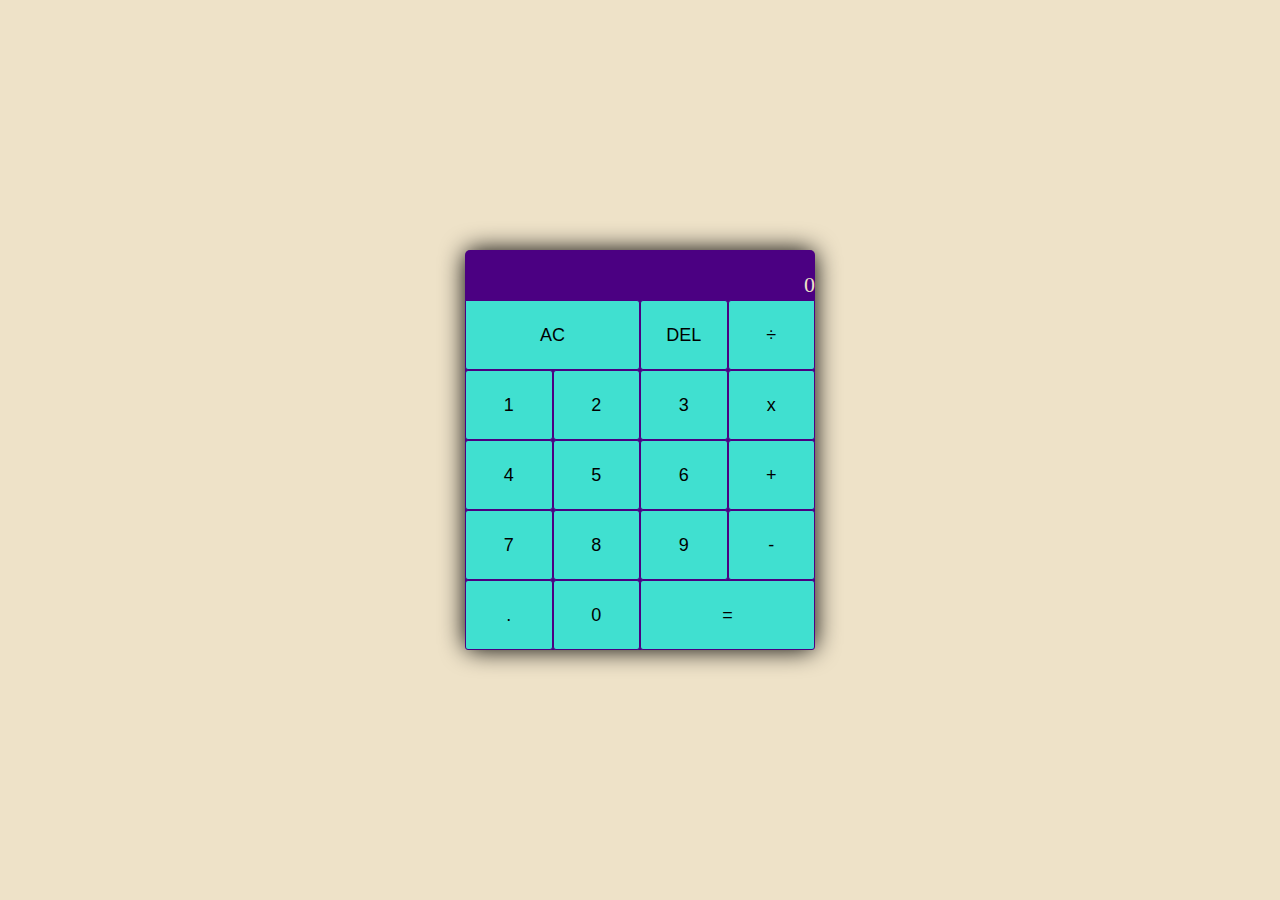
<file: Calculator/index.html>
<!DOCTYPE html>
<html lang="en">
    <head>
        <title>Calculator</title>
        <meta charset="utf-8">
        <meta name="viewport" content="width=device-width, initial-scale=1">
        <link rel="stylesheet" href="style.css">
    </head>

    <body>
        <div id="container">
            <div id="output">
                <span id="operation"></span>
                <span id="text">0</span>
            </div>
            <div id="rows">
                <div id="row1">
                    <div><button id="AC">AC</button></div>
                    <div><button id="DEL" class="btn">DEL</button></div>
                    <div><button id="div" class="btn signs">÷</button></div>
                </div>

                <div id="rows2-3-4">
                    <div><button class="btn num" id="1">1</button></div>
                    <div><button class="btn num" id="2">2</button></div>
                    <div><button class="btn num" id="3">3</button></div>
                    <div><button class="btn signs" id="mult">x</button></div>
                    <div><button class="btn num" id="4">4</button></div>
                    <div><button class="btn num" id="5">5</button></div>
                    <div><button class="btn num" id="6">6</button></div>
                    <div><button class="btn signs" id="add">+</button></div>
                    <div><button class="btn num" id="7">7</button></div>
                    <div><button class="btn num" id="8">8</button></div>
                    <div><button class="btn num" id="9">9</button></div>
                    <div><button class="btn signs" id="subt">-</button></div>
                </div>

                <div id="lastrow">
                    <div ><button class="btn num" id=".">.</button></div>
                    <div ><button class ="btn num" id="0">0</button></div>
                    <div ><button class = "signs" id="eq">=</button></div>
                </div>
            </div>
        </div>


        <script src="script.js"></script>
    </body>
</html>
</file>
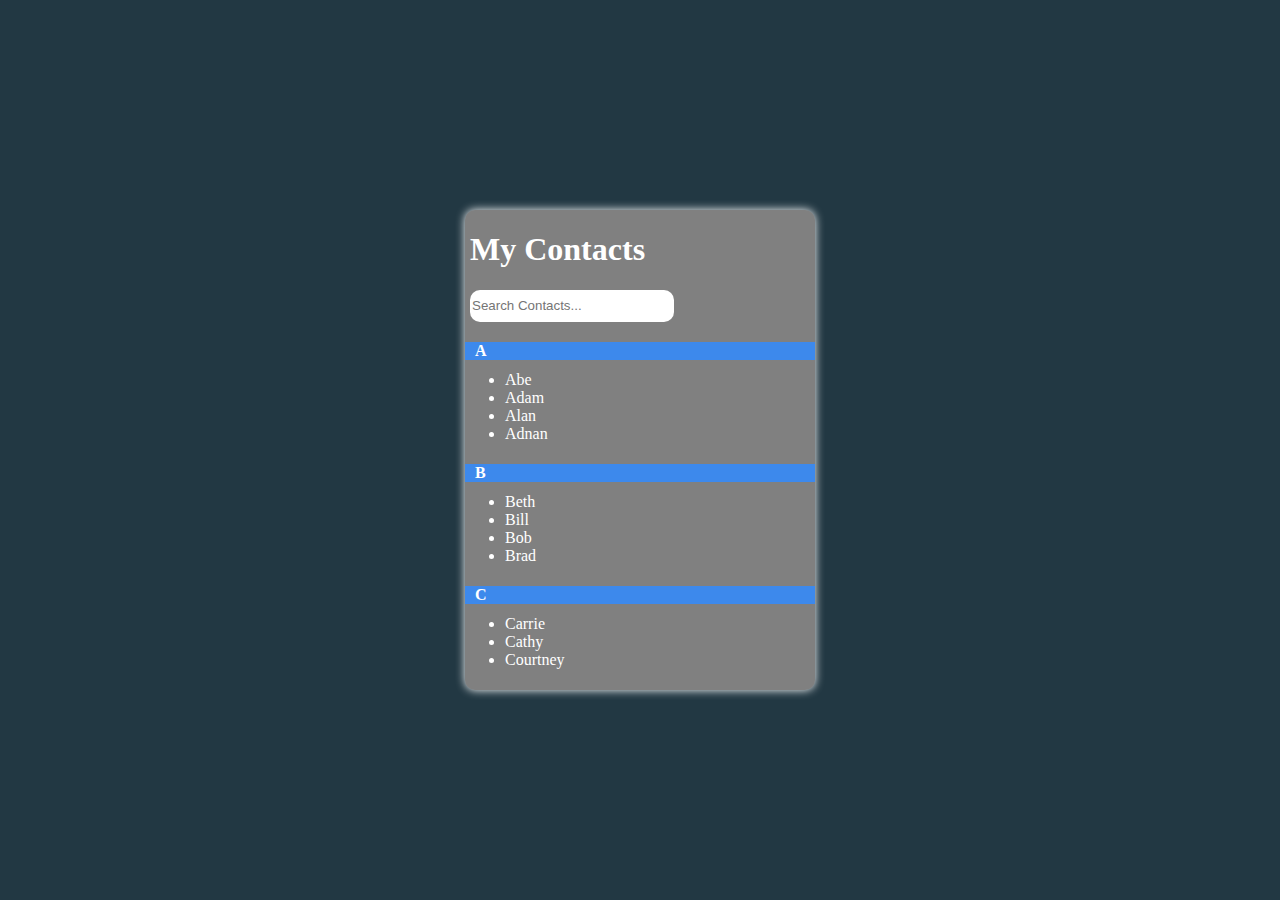
<file: ContactsList/index.html>
<!DOCTYPE html>
<html lang="en">
    <head>
        <title>ContactList</title>
        <meta name="viewport" content="width=default-width initial-scale=1">
        <meta charset="utf-8">
        <link rel="stylesheet" href="style.css">
    </head>

    <body>
        <div id="container">
            <h1>My Contacts</h1>
            <input type="text" id="input" placeholder="Search Contacts...">
            <div class="letters"><strong>A</strong></div>
            <ul>
                <li class="names">Abe</li>
                <li class="names">Adam</li>
                <li class="names">Alan</li>
                <li class="names">Adnan</li>
            </ul>

            <div class="letters"><strong>B</strong></div>
            <ul>
                <li class="names">Beth</li>
                <li class="names">Bill</li>
                <li class="names">Bob</li>
                <li class="names">Brad</li>
            </ul>
            <div class="letters"><strong>C</strong></div>
            <ul>
                <li class="names">Carrie</li>
                <li class="names">Cathy</li>
                <li class="names">Courtney</li>
            </ul>
        </div>
        <script src="script.js"></script>
    </body>
</html>
</file>
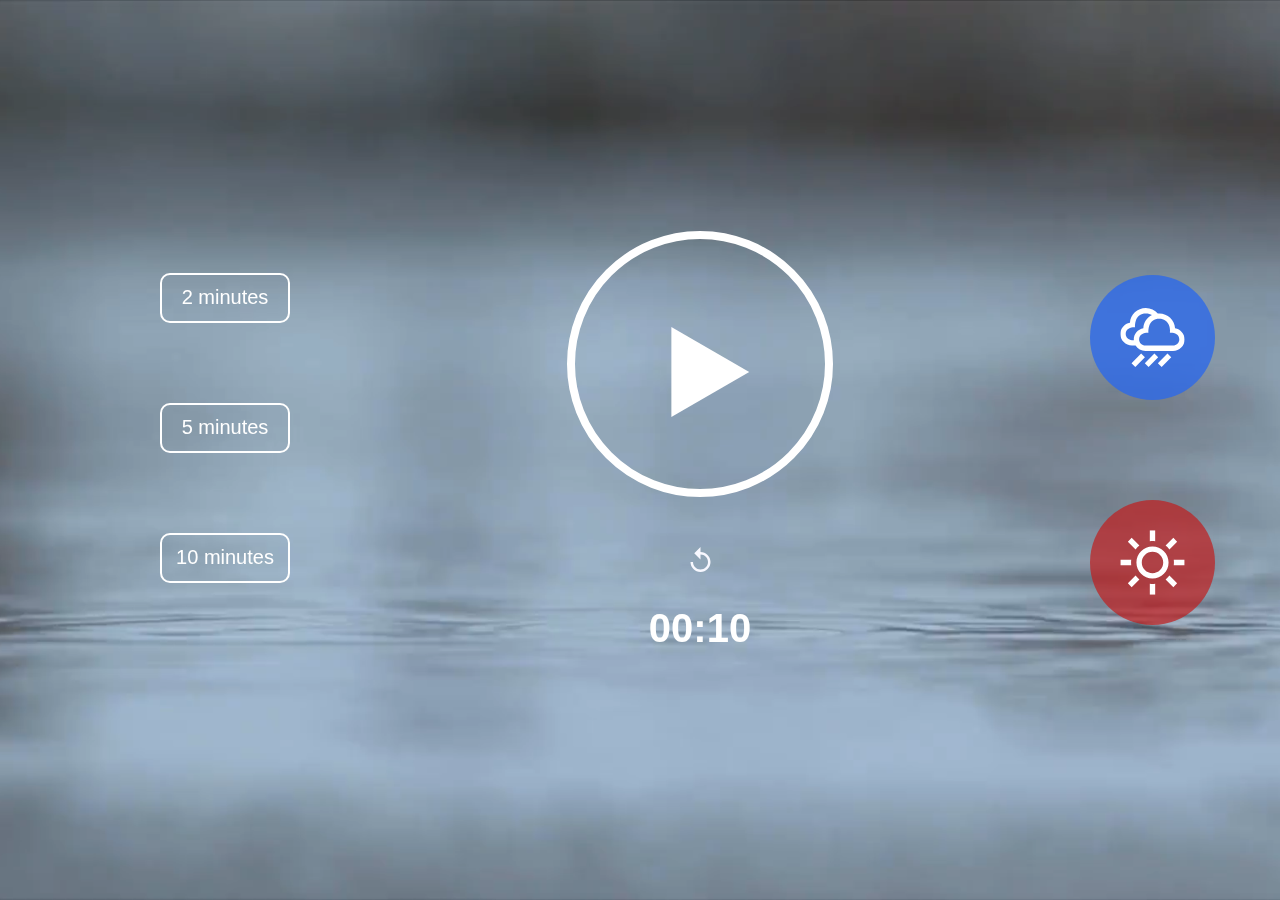
<file: MeditationApp/index.html>
<!DOCTYPE html>
<html lang="en">
    <head>
        <meta charset="utf-8">
        <link rel="stylesheet" href="style.css">
        <!-- <link rel="icon" href="/favicon.svg" type="image/svg+xml"> -->
    </head>

    <body>
        <div id="time-intervals-container">
            <button class="time-intervals" id="2min" type="button">2 minutes</button>
            <button class="time-intervals" id="5min" type="button">5 minutes</button>
            <button class="time-intervals" id="10min" type="button">10 minutes</button>
        </div>

        <div id="start-container">
            <svg id="start-circle">
                <circle id="c1" r="129" cx="125" cy="125">
            </svg>
            <img id="start-pause-btn" src="svg/play.svg">
            
            <div id="reset-container">
                <img id="reset-btn" src="svg/replay.svg">
            </div>
            <div id="time-container">
                <div id="time"><span id="min">00</span>:<span id="sec">10</span></div>
            </div>
        </div>

        <div id="weather-container">
            <div class="icons" id="rain-pic"></div>
            <div class="icons" id="sun-pic"></div>
        </div>
        <video muted loop style="position: fixed; top: 0; left: 0; width: 100%; height: 100%; object-fit: cover; z-index: -1;">
            <source id="vid_source" src="video/rain.mp4" type="video/mp4"/>
        </video>

        <script src="script.js"></script>
    </body>

</html>
</file>
<file: Calculator/style.css>
body, html {
    display: flex;
    justify-content: center;
    align-items: center;
    height: 100%;
    width: 100%;
    background-color: rgb(238, 226, 200);
}

#container {
    padding:0;
    margin:0;
    width: 350px;
    height: 400px;
    box-shadow: 0px 0px 25px black;
    border-radius: 10px;
    background-color: indigo;
    border-color: rgb(238, 226, 200);
    
}

#output {
    background-color: indigo;
    height: 50px;
    width: 100%;
    color: rgb(238, 226, 200);
    position: relative;
    border-top-left-radius: 5px;
    border-top-right-radius: 5px;
    

}

#operation {
    position: absolute;
    top: 3px;
    right: 2px;
    font-size: 15px;
}

#text {
    position: absolute;
    bottom: 2px;
    right: 0;
    font-size: 22px;
}

button {
    display: flex;
    justify-content: center;
    align-items: center;
    border: 1px solid indigo;
    background-color: turquoise;
    font-size: 18px;
    height: 70px;
    cursor: pointer;
    border-radius: 3px;
    width:100%;

}

button:hover {
    transition: all 0.3s ease;
    background-color: rgb(238, 226, 200);
}


#row1, #lastrow {
    display: grid;
    grid-template-columns: repeat(3, 1fr);
    grid-template-rows: repeat(1, 1fr);
    border-radius: 10px;
}

#rows2-3-4{
    display:grid;
    grid-template-columns: repeat(4, 1fr);
    grid-template-rows: repeat(3, 1fr);
}

#AC, #eq {
    width: 175px;
}

#AC {
    border-top-left-radius: 0px;
}

#div {
    border-top-right-radius: 0px;
}
</file>
<file: ContactsList/style.css>
body, html {
    margin:0;
    display: flex;
    width: 100%;
    height: 100%;
    justify-content: center;
    align-items: center;
    background-color: #223843;  /* deep slate blue */
}
h1 {
    position: relative;
    left: 5px;
}
#container {
    width: 350px;
    height: 480px;
    background-color: grey;
    display: flex;
    flex-direction: column;
    border-radius: 10px;
    color: white;
    box-shadow: 0px 0px 10px white;
}
#input {
    width: 200px;
    height: 30px;
    border-radius: 10px;
    border: none;
    position: relative;
    left: 5px;
}


.letters {
    position: relative;
    top: 20px;
    width: 100%;
    background-color: rgb(61, 137, 236);
}

strong {
    position: relative;
    left: 10px;
}

ul {
    position: relative;
    top: 15px;
}
</file>
<file: MeditationApp/style.css>
body, html {
    margin: 0;
    height: 100%;
    background-repeat: none;
    background-size: cover;
    display: flex;
}

#time-intervals-container {
    /* border: 1px solid black; */
    width: 450px;
    height: 95%;
    display: flex;
    justify-content: center;
    align-items: center;
    flex-direction: column;
    gap: 80px;
}

.time-intervals {
    width: 130px;
    height: 50px;
    font-size: 20px;
    border-radius: 10px;
    background: transparent;
    color: white;
    border: 2px solid white;
    cursor: pointer;
}

#start-container {
    /* border: 1px solid red; */
    height: 98%;
    width: 500px;
    display: flex;
    justify-content: center;
    align-items: center;
    flex-direction: column;
    gap: 30px;
    position: relative;
    bottom: 50px;
}

#start-circle {
    width: 250px;
    height: 250px;
    border: 8px solid white;
    display: flex;
    justify-content: center;
    align-items: center;
    background: transparent;
    position: relative;
    top: 100px;
    border-radius: 50%;
    overflow: visible;
}

svg {
    transform: rotate(-90deg);
}
#c1 {
    fill:none;
    stroke: rgb(26, 145, 224);
    stroke-width: 8;
    stroke-dasharray: 810.66;  /* how much of circumference should be covered with stroke (2*pi*r for entire circle) */
    stroke-dashoffset: 810.66; /*how much of the stroke is hidden */
    transition: stroke-dashoffset 0.1s linear;
}

#start-pause-btn {
    cursor: pointer;
    padding: 0;
    position: relative;
    bottom: 100px;
    left: 10px;
}

#reset-btn {
    position: relative;
    width: 25px;
    height: 25px;
    cursor: pointer;
}

#time {
    font-size: 40px;
    font-weight: bold;
    color: white;
    position: relative;
    font-family: sans-serif;
}

#weather-container {
    /* border: 3px solid green; */
    width: 405px;
    display: flex;
    flex-direction: column;
    justify-content: center;
    align-items: center;
    gap: 100px;
}
.icons {
    width: 125px;
    height: 125px;
    border-radius: 50%;
    border: none;
    background-repeat: no-repeat;
    background-position: center;
    background-size: 65px 65px;
    cursor: pointer;
}

#rain-pic {
    background-image: url("svg/rain-icon.svg");
    background-color: rgb(45, 105, 233, 0.8);
}

#sun-pic {
    background-image: url("svg/sun-icon.svg");
    background-color: rgb(192, 29, 29, 0.7);
}
</file>
